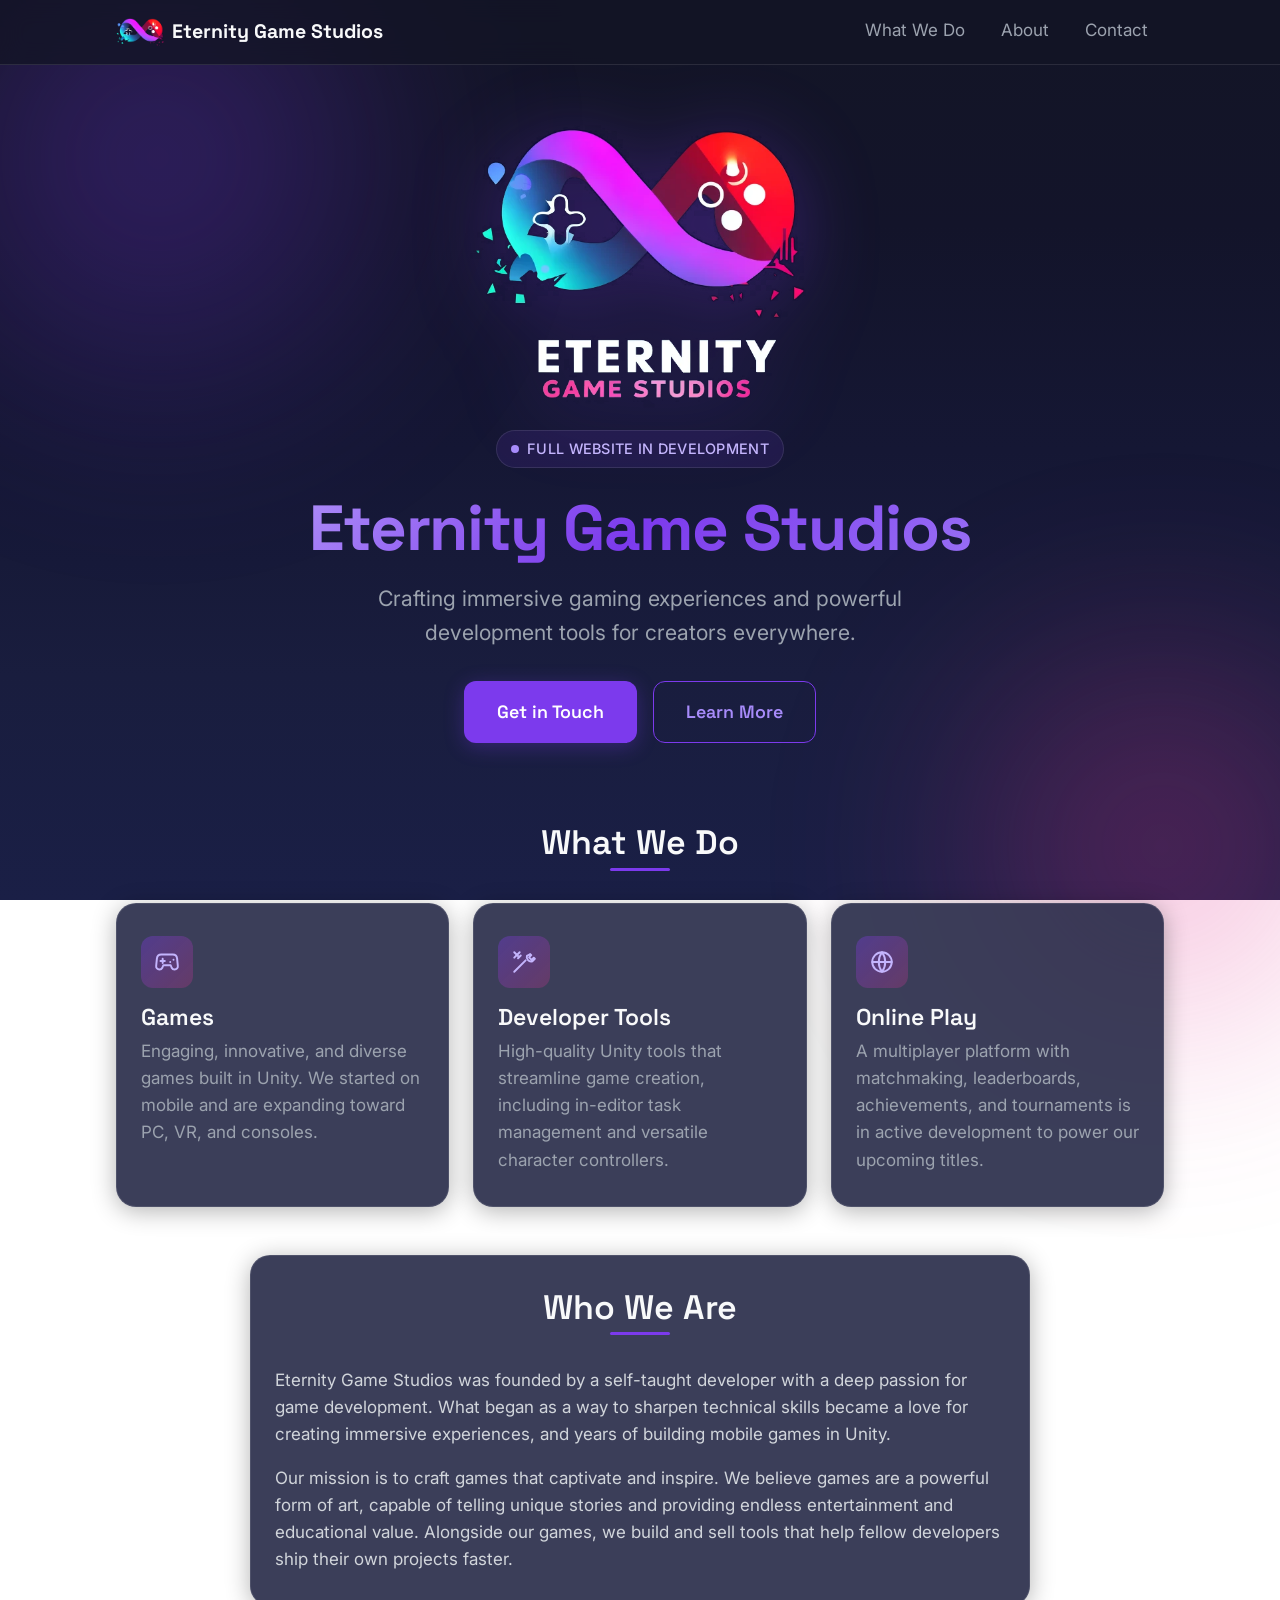
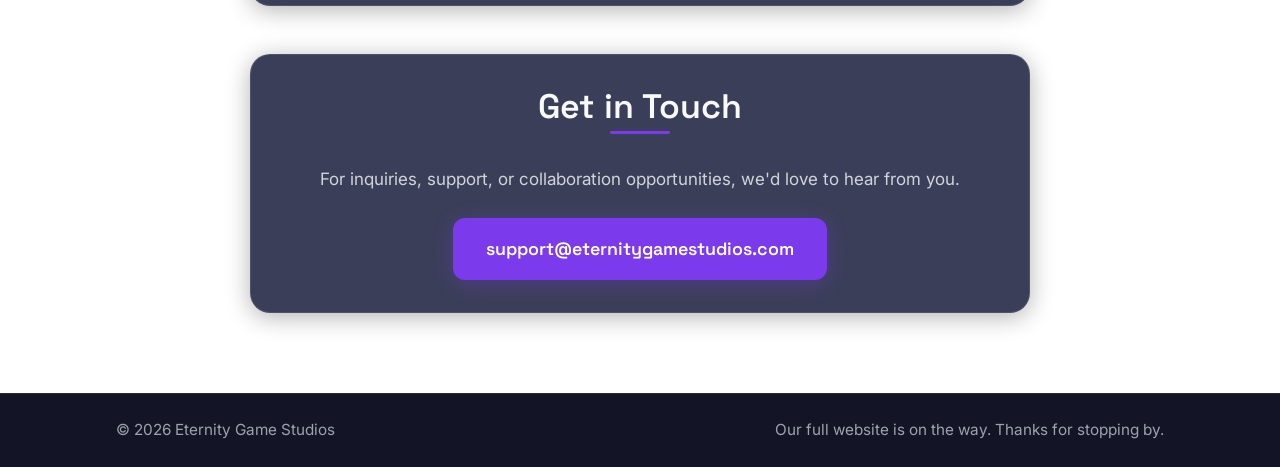
<file: index.html>
<!DOCTYPE html>
<html lang="en">
<head>
  <meta charset="utf-8">
  <meta name="viewport" content="width=device-width, initial-scale=1.0">
  <title>Eternity Game Studios</title>
  <meta name="description" content="Eternity Game Studios crafts immersive games and powerful development tools for creators everywhere. Full website coming soon.">
  <meta name="theme-color" content="#131526">

  <meta property="og:type" content="website">
  <meta property="og:title" content="Eternity Game Studios">
  <meta property="og:description" content="Crafting immersive gaming experiences and powerful development tools for creators everywhere.">
  <meta property="og:image" content="assets/og-image.png">
  <meta name="twitter:card" content="summary_large_image">

  <link rel="icon" href="favicon.ico">
  <link rel="preconnect" href="https://fonts.googleapis.com">
  <link rel="preconnect" href="https://fonts.gstatic.com" crossorigin>
  <link href="https://fonts.googleapis.com/css2?family=Space+Grotesk:wght@400;500;600;700&family=Inter:wght@400;500&display=swap" rel="stylesheet">
  <link rel="stylesheet" href="css/style.css">
</head>
<body>
  <div class="bg-glow bg-glow--one" aria-hidden="true"></div>
  <div class="bg-glow bg-glow--two" aria-hidden="true"></div>

  <header class="site-header">
    <nav class="nav container" aria-label="Primary">
      <a class="brand" href="#top">
        <img src="assets/logo-mark.png" alt="" width="48" height="28">
        <span>Eternity Game Studios</span>
      </a>
      <ul class="nav-links">
        <li><a href="#work">What We Do</a></li>
        <li><a href="#about">About</a></li>
        <li><a href="#contact">Contact</a></li>
      </ul>
    </nav>
  </header>

  <main id="top">
    <section class="hero container">
      <img class="hero-logo" src="assets/logo.png" alt="Eternity Game Studios logo" width="541" height="453">
      <p class="badge"><span class="badge-dot"></span> Full website in development</p>
      <h1>Eternity Game Studios</h1>
      <p class="lead">Crafting immersive gaming experiences and powerful development tools for creators everywhere.</p>
      <div class="actions">
        <a class="btn btn-primary" href="mailto:support@eternitygamestudios.com">Get in Touch</a>
        <a class="btn btn-outline" href="#about">Learn More</a>
      </div>
    </section>

    <section id="work" class="section container">
      <h2 class="section-heading">What We Do</h2>
      <div class="cards">
        <article class="card">
          <div class="card-icon" aria-hidden="true">
            <svg viewBox="0 0 24 24" fill="none" stroke="currentColor" stroke-width="1.8" stroke-linecap="round" stroke-linejoin="round"><path d="M6 11h4M8 9v4"/><path d="M15 12h.01M18 10h.01"/><path d="M17.3 5H6.7a4 4 0 0 0-4 3.6L2 15.5A3 3 0 0 0 5 19c1.2 0 2.2-.7 2.7-1.7L8.6 15h6.8l.9 2.3A3 3 0 0 0 19 19a3 3 0 0 0 3-3.5l-.7-6.9a4 4 0 0 0-4-3.6Z"/></svg>
          </div>
          <h3>Games</h3>
          <p>Engaging, innovative, and diverse games built in Unity. We started on mobile and are expanding toward PC, VR, and consoles.</p>
        </article>
        <article class="card">
          <div class="card-icon" aria-hidden="true">
            <svg viewBox="0 0 24 24" fill="none" stroke="currentColor" stroke-width="1.8" stroke-linecap="round" stroke-linejoin="round"><path d="M14.7 6.3a4 4 0 0 0 5 5L22 9l-1-1-2 2-2.3-2.3 2-2-1-1-2.3 1.3Z"/><path d="M13.5 10.5 3 21"/><path d="m9 6-2.5 2.5"/><path d="M3 3l3.5 3.5"/><path d="m8 3-5 5"/></svg>
          </div>
          <h3>Developer Tools</h3>
          <p>High-quality Unity tools that streamline game creation, including in-editor task management and versatile character controllers.</p>
        </article>
        <article class="card">
          <div class="card-icon" aria-hidden="true">
            <svg viewBox="0 0 24 24" fill="none" stroke="currentColor" stroke-width="1.8" stroke-linecap="round" stroke-linejoin="round"><circle cx="12" cy="12" r="9"/><path d="M12 3a15 15 0 0 1 0 18M12 3a15 15 0 0 0 0 18M3 12h18"/></svg>
          </div>
          <h3>Online Play</h3>
          <p>A multiplayer platform with matchmaking, leaderboards, achievements, and tournaments is in active development to power our upcoming titles.</p>
        </article>
      </div>
    </section>

    <section id="about" class="section container">
      <div class="panel">
        <h2 class="section-heading">Who We Are</h2>
        <p>Eternity Game Studios was founded by a self-taught developer with a deep passion for game development. What began as a way to sharpen technical skills became a love for creating immersive experiences, and years of building mobile games in Unity.</p>
        <p>Our mission is to craft games that captivate and inspire. We believe games are a powerful form of art, capable of telling unique stories and providing endless entertainment and educational value. Alongside our games, we build and sell tools that help fellow developers ship their own projects faster.</p>
      </div>
    </section>

    <section id="contact" class="section container">
      <div class="panel panel--center">
        <h2 class="section-heading">Get in Touch</h2>
        <p>For inquiries, support, or collaboration opportunities, we'd love to hear from you.</p>
        <a class="btn btn-primary" href="mailto:support@eternitygamestudios.com">support@eternitygamestudios.com</a>
      </div>
    </section>
  </main>

  <footer class="site-footer">
    <div class="container">
      <span>&copy; <span id="year">2026</span> Eternity Game Studios</span>
      <span class="footer-note">Our full website is on the way. Thanks for stopping by.</span>
    </div>
  </footer>

  <script>document.getElementById('year').textContent = new Date().getFullYear();</script>
</body>
</html>
</file>
<file: css/style.css>
/* ============================================================
   Eternity Game Studios — Landing Page
   Tokens mirror the main site's design system (site.css).
   ============================================================ */

:root {
  --color-bg-darkest: #131526;
  --color-bg-dark: #151734;
  --color-bg-mid: #191D3E;
  --color-bg-light: #1A1F46;
  --color-surface: rgba(25, 29, 61, 0.85);
  --color-primary: #7C3AED;
  --color-primary-hover: #6D28D9;
  --color-accent: #A78BFA;
  --color-accent-light: #C4B5FD;
  --color-magenta: #E0338E;
  --color-text: #F8F9FA;
  --color-text-muted: #9CA3AF;
  --color-border: rgba(255, 255, 255, 0.1);

  --space-xs: 4px;
  --space-sm: 8px;
  --space-md: 16px;
  --space-lg: 24px;
  --space-xl: 32px;
  --space-2xl: 48px;
  --space-3xl: 80px;

  --radius-md: 8px;
  --radius-lg: 12px;
  --radius-xl: 20px;

  --font-display: "Space Grotesk", system-ui, sans-serif;
  --font-body: "Inter", system-ui, -apple-system, "Segoe UI", sans-serif;

  --transition-fast: 150ms ease;
  --transition-normal: 250ms ease;
}

*, *::before, *::after { box-sizing: border-box; }

html {
  font-size: 15px;
  scroll-behavior: smooth;
}
@media (min-width: 768px)  { html { font-size: 16px; } }
@media (min-width: 1200px) { html { font-size: 17px; } }

body {
  margin: 0;
  min-height: 100vh;
  font-family: var(--font-body);
  line-height: 1.6;
  color: var(--color-text);
  background: linear-gradient(180deg, var(--color-bg-darkest) 0%, #13142A 25%, var(--color-bg-dark) 50%, var(--color-bg-mid) 75%, var(--color-bg-light) 100%);
  background-attachment: fixed;
  overflow-x: hidden;
  position: relative;
}

h1, h2, h3 {
  font-family: var(--font-display);
  color: var(--color-text);
  line-height: 1.15;
  margin: 0 0 var(--space-md);
}
h2 { font-size: 2rem; font-weight: 600; }
h3 { font-size: 1.35rem; font-weight: 600; margin-bottom: var(--space-sm); }
p { margin: 0 0 var(--space-md); }

a { color: var(--color-accent); text-decoration: none; }
a:hover { color: var(--color-accent-light); }

.container {
  width: 100%;
  max-width: 1080px;
  margin: 0 auto;
  padding: 0 var(--space-md);
}

/* --- Ambient background glows --- */
.bg-glow {
  position: fixed;
  border-radius: 50%;
  filter: blur(90px);
  opacity: 0.35;
  pointer-events: none;
  z-index: 0;
}
.bg-glow--one {
  width: 55vw; height: 55vw;
  max-width: 700px; max-height: 700px;
  top: -15vw; left: -15vw;
  background: radial-gradient(circle, var(--color-primary) 0%, transparent 65%);
  animation: drift-a 24s ease-in-out infinite alternate;
}
.bg-glow--two {
  width: 50vw; height: 50vw;
  max-width: 620px; max-height: 620px;
  bottom: -20vw; right: -15vw;
  background: radial-gradient(circle, var(--color-magenta) 0%, transparent 65%);
  animation: drift-b 30s ease-in-out infinite alternate;
}
@keyframes drift-a { to { transform: translate(8vw, 10vh); } }
@keyframes drift-b { to { transform: translate(-10vw, -8vh); } }

@media (prefers-reduced-motion: reduce) {
  html { scroll-behavior: auto; }
  .bg-glow, .badge-dot { animation: none; }
  .hero > * { animation: none !important; }
}

/* --- Header --- */
.site-header {
  position: sticky;
  top: 0;
  z-index: 10;
  background: rgba(19, 21, 38, 0.8);
  backdrop-filter: blur(12px);
  -webkit-backdrop-filter: blur(12px);
  border-bottom: 1px solid var(--color-border);
}
.nav {
  display: flex;
  align-items: center;
  justify-content: space-between;
  gap: var(--space-md);
  min-height: 64px;
}
.brand {
  display: inline-flex;
  align-items: center;
  gap: var(--space-sm);
  font-family: var(--font-display);
  font-weight: 700;
  font-size: 1.15rem;
  color: var(--color-text);
}
.brand:hover { color: var(--color-text); }
.brand img { height: 28px; width: auto; }

.nav-links {
  display: flex;
  gap: var(--space-xs);
  list-style: none;
  margin: 0;
  padding: 0;
}
.nav-links a {
  display: inline-block;
  padding: var(--space-sm) var(--space-md);
  color: var(--color-text-muted);
  border-bottom: 2px solid transparent;
  transition: color var(--transition-fast), border-color var(--transition-fast);
}
.nav-links a:hover { color: var(--color-text); border-bottom-color: var(--color-primary); }

@media (max-width: 560px) {
  .brand span { display: none; }
  .nav-links a { padding: var(--space-sm) var(--space-sm); font-size: 0.95rem; }
}

/* --- Hero --- */
main { position: relative; z-index: 1; }

.hero {
  text-align: center;
  padding: var(--space-2xl) var(--space-md) var(--space-3xl);
}
.hero-logo {
  width: min(100%, 360px);
  height: auto;
  margin: 0 auto var(--space-md);
  display: block;
  filter: drop-shadow(0 12px 40px rgba(124, 58, 237, 0.35));
  animation: rise 700ms ease-out both;
}
.badge {
  display: inline-flex;
  align-items: center;
  gap: var(--space-sm);
  padding: 6px 14px;
  margin-bottom: var(--space-lg);
  border: 1px solid var(--color-border);
  border-radius: 999px;
  background: rgba(124, 58, 237, 0.12);
  color: var(--color-accent-light);
  font-size: 0.85rem;
  font-weight: 500;
  letter-spacing: 0.02em;
  text-transform: uppercase;
  animation: rise 700ms ease-out 100ms both;
}
.badge-dot {
  width: 8px; height: 8px;
  border-radius: 50%;
  background: var(--color-accent);
  animation: pulse 2s ease-out infinite;
}
@keyframes pulse {
  0%   { box-shadow: 0 0 0 0 rgba(167, 139, 250, 0.6); }
  100% { box-shadow: 0 0 0 10px rgba(167, 139, 250, 0); }
}

.hero h1 {
  font-size: clamp(2.4rem, 6vw, 3.75rem);
  font-weight: 700;
  letter-spacing: -0.02em;
  background: linear-gradient(135deg, var(--color-accent-light), var(--color-primary), var(--color-accent));
  -webkit-background-clip: text;
  background-clip: text;
  -webkit-text-fill-color: transparent;
  animation: rise 700ms ease-out 200ms both;
}
.hero .lead {
  font-size: 1.25rem;
  color: var(--color-text-muted);
  max-width: 560px;
  margin: 0 auto var(--space-xl);
  animation: rise 700ms ease-out 300ms both;
}
.actions {
  display: flex;
  justify-content: center;
  gap: var(--space-md);
  flex-wrap: wrap;
  animation: rise 700ms ease-out 400ms both;
}
@keyframes rise {
  from { opacity: 0; transform: translateY(14px); }
  to   { opacity: 1; transform: none; }
}

/* --- Buttons --- */
.btn {
  display: inline-flex;
  align-items: center;
  justify-content: center;
  min-height: 52px;
  padding: var(--space-md) var(--space-xl);
  border-radius: var(--radius-lg);
  font-family: var(--font-display);
  font-weight: 600;
  font-size: 1.05rem;
  border: 1px solid transparent;
  cursor: pointer;
  transition: transform var(--transition-fast), box-shadow var(--transition-fast), background-color var(--transition-fast), color var(--transition-fast);
}
.btn-primary {
  background: var(--color-primary);
  color: #fff;
  box-shadow: 0 4px 20px rgba(124, 58, 237, 0.3);
}
.btn-primary:hover {
  background: var(--color-primary-hover);
  color: #fff;
  transform: translateY(-2px);
  box-shadow: 0 6px 28px rgba(124, 58, 237, 0.45);
}
.btn-outline {
  background: transparent;
  color: var(--color-accent);
  border-color: var(--color-primary);
}
.btn-outline:hover {
  background: rgba(124, 58, 237, 0.15);
  color: var(--color-text);
  transform: translateY(-2px);
}
.btn:focus-visible {
  outline: none;
  box-shadow: 0 0 0 2px #fff, 0 0 0 5px var(--color-primary);
}

/* --- Sections --- */
.section { padding: 0 var(--space-md) var(--space-2xl); }

.section-heading {
  text-align: center;
  position: relative;
  padding-bottom: var(--space-sm);
  margin-bottom: var(--space-xl);
}
.section-heading::after {
  content: "";
  position: absolute;
  bottom: 0; left: 50%;
  transform: translateX(-50%);
  width: 60px; height: 3px;
  border-radius: 2px;
  background: var(--color-primary);
}

.cards {
  display: grid;
  grid-template-columns: repeat(auto-fit, minmax(260px, 1fr));
  gap: var(--space-lg);
}
.card {
  padding: var(--space-xl) var(--space-lg);
  background: var(--color-surface);
  border: 1px solid var(--color-border);
  border-radius: var(--radius-xl);
  box-shadow: 0 4px 24px rgba(0, 0, 0, 0.3);
  transition: transform var(--transition-normal), border-color var(--transition-normal), box-shadow var(--transition-normal);
}
.card:hover {
  transform: translateY(-4px);
  border-color: rgba(167, 139, 250, 0.4);
  box-shadow: 0 10px 36px rgba(124, 58, 237, 0.2);
}
.card p { color: var(--color-text-muted); margin: 0; }
.card-icon {
  width: 52px; height: 52px;
  display: grid;
  place-items: center;
  margin-bottom: var(--space-md);
  border-radius: var(--radius-lg);
  background: linear-gradient(135deg, rgba(124, 58, 237, 0.35), rgba(224, 51, 142, 0.25));
  color: var(--color-accent-light);
}
.card-icon svg { width: 26px; height: 26px; }

.panel {
  max-width: 780px;
  margin: 0 auto;
  padding: var(--space-xl) var(--space-lg);
  background: var(--color-surface);
  border: 1px solid var(--color-border);
  border-radius: var(--radius-xl);
  box-shadow: 0 4px 24px rgba(0, 0, 0, 0.3);
}
.panel p { color: #D1D5DB; }
.panel p:last-child { margin-bottom: 0; }
.panel--center { text-align: center; }
.panel--center .btn { margin-top: var(--space-sm); word-break: break-all; }

/* --- Footer --- */
.site-footer {
  position: relative;
  z-index: 1;
  margin-top: var(--space-xl);
  padding: var(--space-lg) 0;
  background: var(--color-bg-darkest);
  border-top: 1px solid var(--color-border);
  color: var(--color-text-muted);
  font-size: 0.9rem;
}
.site-footer .container {
  display: flex;
  flex-wrap: wrap;
  justify-content: space-between;
  gap: var(--space-sm);
}
</file>
